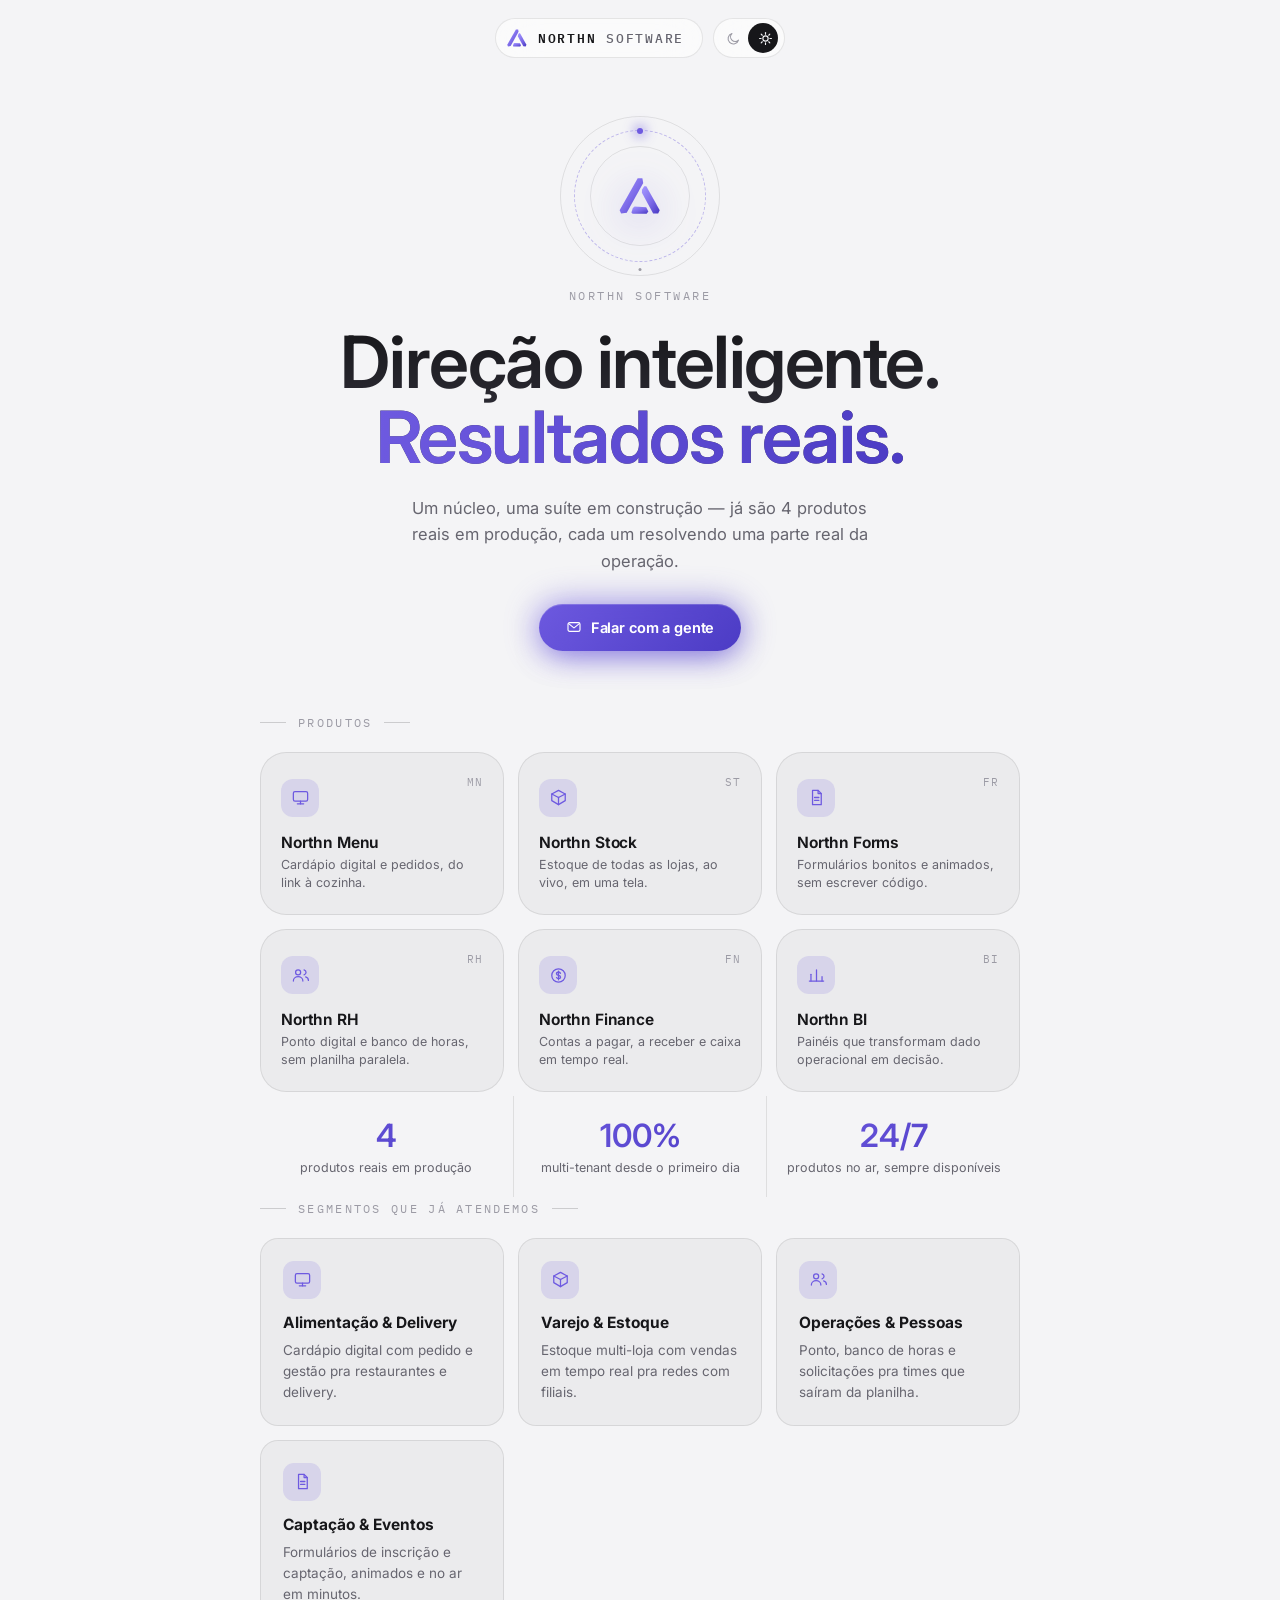
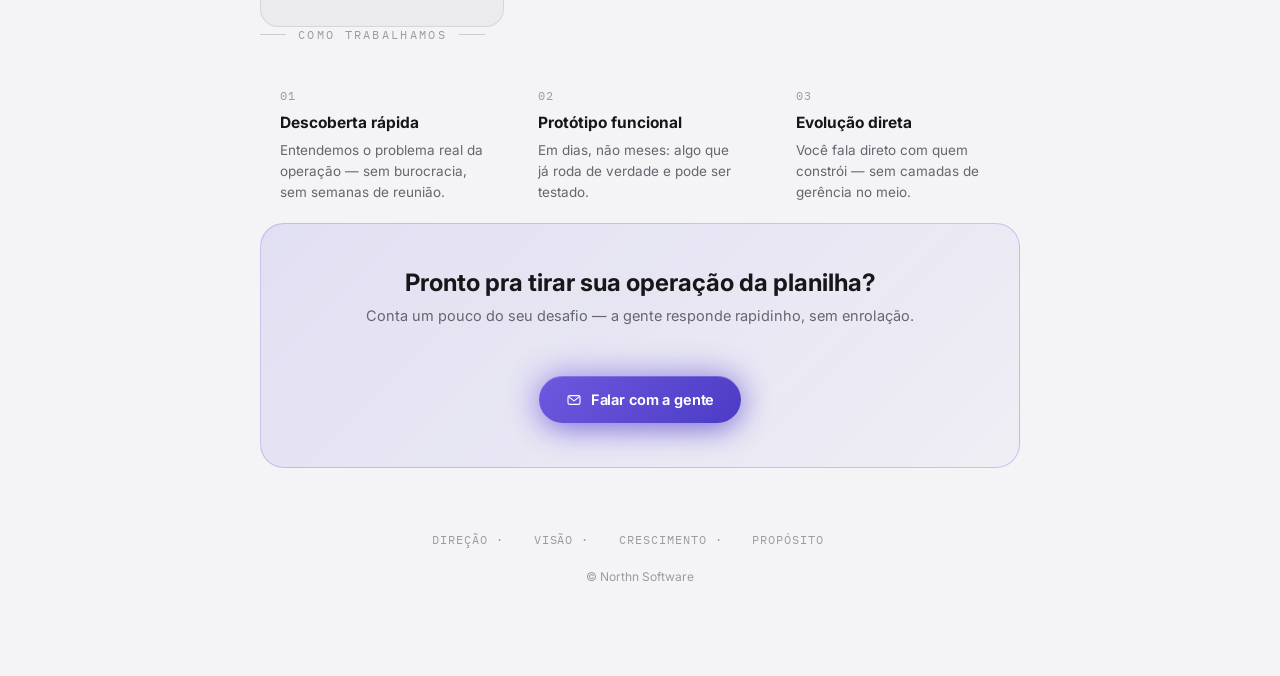
<file: index.html>
<!DOCTYPE html>
<html lang="pt-BR" data-theme="light">
<head>
<meta charset="UTF-8">
<meta name="viewport" content="width=device-width, initial-scale=1, viewport-fit=cover">
<title>Northn Software — Direção inteligente. Resultados reais.</title>
<meta name="description" content="Northn Software: Menu, Stock, Forms, RH, Finance e BI — uma suíte de produtos para operações que querem crescer com clareza.">
<link rel="icon" type="image/svg+xml" href="assets/logo.svg">
<link rel="alternate icon" href="assets/logo.png">

<link rel="preconnect" href="https://fonts.googleapis.com">
<link rel="preconnect" href="https://fonts.gstatic.com" crossorigin>
<link href="https://fonts.googleapis.com/css2?family=Inter:wght@400;500;600;650;700&family=IBM+Plex+Mono:wght@400;500&display=swap" rel="stylesheet">
<link href="https://api.fontshare.com/v2/css?f[]=clash-display@500,600,700&display=swap" rel="stylesheet">

<link rel="stylesheet" href="css/style.css">
</head>
<body>

<svg width="0" height="0" style="position:absolute" aria-hidden="true">
  <defs>
    <linearGradient id="northnGrad" x1="4%" y1="2%" x2="96%" y2="98%">
      <stop offset="0%" stop-color="#a396ff"/>
      <stop offset="55%" stop-color="#7c6ae8"/>
      <stop offset="100%" stop-color="#4b3bc4"/>
    </linearGradient>
  </defs>
</svg>

<div class="ambient"><div class="grain"></div></div>

<div class="topbar" id="topbar">
  <a href="#" class="topbar-inner">
    <svg class="northn-mark" viewBox="0 0 70 62" aria-label="Northn">
      <path fill="url(#northnGrad)" d="M38.6,4.1 L31.5,4.0 L4.0,52.5 L6.3,57.8 L14.8,56.6 L39.9,11.4 Z"/>
      <path fill="url(#northnGrad)" d="M41.3,16.1 L38.0,21.5 L37.9,26.1 L55.0,57.6 L62.6,57.8 L65.0,52.8 L44.6,16.0 Z"/>
      <path fill="url(#northnGrad)" d="M21.9,56.1 L23.8,58.0 L45.1,58.0 L47.7,54.4 L44.4,48.0 L26.8,46.9 L24.1,49.3 Z"/>
    </svg>
    <span class="topbar-word"><b>NORTHN</b> SOFTWARE</span>
  </a>
  <div class="theme-toggle" id="themeToggle" data-pos="0">
    <div class="thumb"></div>
    <button type="button" data-theme-btn="dark" aria-label="Tema escuro" title="Tema escuro"></button>
    <button type="button" data-theme-btn="light" aria-label="Tema claro" title="Tema claro"></button>
  </div>
</div>

<div class="stage">
  <div class="view" id="view-home"></div>
  <div class="view" id="view-detail"></div>
</div>

<script src="js/app.js"></script>
</body>
</html>
</file>
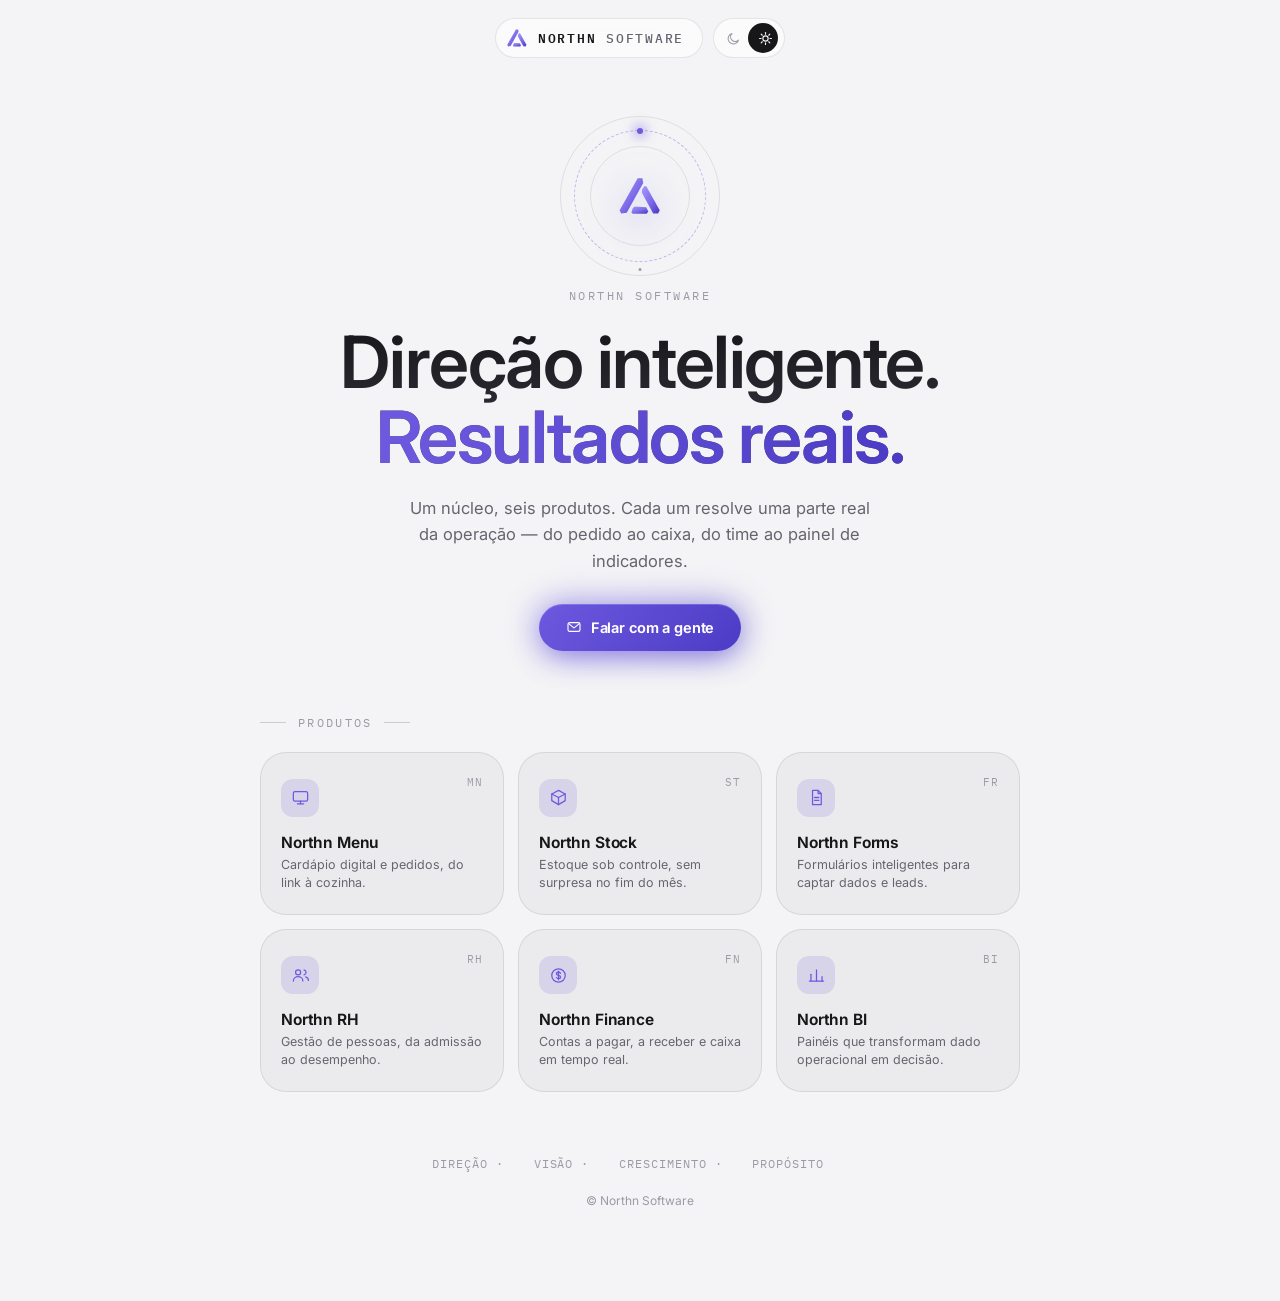
<file: index-standalone.html>
<!DOCTYPE html>
<html lang="pt-BR" data-theme="light">
<head>
<meta charset="UTF-8">
<meta name="viewport" content="width=device-width, initial-scale=1, viewport-fit=cover">
<title>Northn Software — Direção inteligente. Resultados reais.</title>
<meta name="description" content="Northn Software: Menu, Stock, Forms, RH, Finance e BI — uma suíte de produtos para operações que querem crescer com clareza.">
<link rel="icon" type="image/svg+xml" href="[data-uri]">
<link rel="alternate icon" href="[data-uri]">

<link rel="preconnect" href="https://fonts.googleapis.com">
<link rel="preconnect" href="https://fonts.gstatic.com" crossorigin>
<link href="https://fonts.googleapis.com/css2?family=Inter:wght@400;500;600;650;700&family=IBM+Plex+Mono:wght@400;500&display=swap" rel="stylesheet">
<link href="https://api.fontshare.com/v2/css?f[]=clash-display@500,600,700&display=swap" rel="stylesheet">

<style>
/* =========================================================
   Northn Software — Design System
   Dark liquid-glass, acento violeta (extraído da marca),
   tipografia Clash Display + Inter + IBM Plex Mono.
   ========================================================= */

:root {
  /* ---- Cor (tema escuro, padrão) ---- */
  --void: #0a0a0d;
  --charcoal: #131317;
  --surface: rgba(255,255,255,0.045);
  --surface-strong: rgba(255,255,255,0.08);
  --line: rgba(255,255,255,0.09);
  --line-strong: rgba(255,255,255,0.16);

  --ink: #f3f2f6;
  --ink-soft: #9a99a5;
  --ink-faint: #55545f;

  --accent-1: #9c8cff;
  --accent-2: #4b3bc4;
  --accent-rgb: 124, 106, 232;

  --grain-op: 0.4;
  --hero-gradient: linear-gradient(180deg, #fff 0%, #f3f2f6 55%, #b9b7c6 100%);
  --ambient-2: rgba(255,255,255,0.05);

  /* ---- Tipografia ---- */
  --font-display: 'Clash Display', 'Inter', sans-serif;
  --font-body: 'Inter', -apple-system, sans-serif;
  --font-mono: 'IBM Plex Mono', ui-monospace, monospace;

  /* ---- Motion ---- */
  --ease-spring: cubic-bezier(0.34, 1.56, 0.64, 1);
  --ease-out: cubic-bezier(0.16, 1, 0.3, 1);

  --r-md: 18px;
  --r-lg: 26px;
  --r-pill: 999px;
}

:root[data-theme="light"] {
  --void: #f4f4f6;
  --charcoal: #ffffff;
  --surface: rgba(0,0,0,0.035);
  --surface-strong: rgba(0,0,0,0.06);
  --line: rgba(0,0,0,0.09);
  --line-strong: rgba(0,0,0,0.16);

  --ink: #17171a;
  --ink-soft: #66656f;
  --ink-faint: #9c9ba5;

  --accent-1: #6e5ae0;
  --accent-2: #4b3bc4;
  --accent-rgb: 94, 74, 216;

  --grain-op: 0.25;
  --hero-gradient: linear-gradient(180deg, #17171a 0%, #2b2a33 55%, #55545f 100%);
  --ambient-2: rgba(0,0,0,0.035);
}

/* Transição suave ao trocar de tema */
body, .ambient, .glass, .topbar-inner, .tile, .feature, .other-link,
.detail-icon, .tile-icon, .back-btn, .theme-toggle, .theme-toggle .thumb {
  transition: background-color 0.5s var(--ease-out), border-color 0.5s var(--ease-out),
              color 0.5s var(--ease-out), box-shadow 0.5s var(--ease-out);
}

* { box-sizing: border-box; }
html { scroll-behavior: smooth; }
html, body {
  margin: 0; padding: 0;
  background: var(--void);
  color: var(--ink);
  font-family: var(--font-body);
  -webkit-font-smoothing: antialiased;
  overflow-x: hidden;
}
img { max-width: 100%; display: block; }
button { font-family: inherit; cursor: pointer; }
a { text-decoration: none; color: inherit; }
::selection { background: rgba(var(--accent-rgb), 0.35); color: #fff; }
::-webkit-scrollbar { width: 0; height: 0; }

/* ---------- Fundo ambiente ---------- */
.ambient {
  position: fixed; inset: 0; z-index: -1; overflow: hidden; background: var(--void);
}
.ambient::before, .ambient::after {
  content: ''; position: absolute; border-radius: 50%; filter: blur(90px);
}
.ambient::before {
  width: 60vmax; height: 60vmax; top: -22%; left: -18%;
  background: radial-gradient(circle at 35% 35%, rgba(var(--accent-rgb), 0.16), transparent 70%);
  animation: driftA 26s ease-in-out infinite alternate;
}
.ambient::after {
  width: 55vmax; height: 55vmax; bottom: -25%; right: -15%;
  background: radial-gradient(circle at 65% 65%, var(--ambient-2, rgba(255,255,255,0.05)), transparent 70%);
  animation: driftB 30s ease-in-out infinite alternate;
}
@keyframes driftA { to { transform: translate(6%, 8%) scale(1.12); } }
@keyframes driftB { to { transform: translate(-5%, -6%) scale(1.08); } }
.ambient .grain {
  position: absolute; inset: 0;
  background-image: radial-gradient(rgba(255,255,255,0.025) 1px, transparent 1px);
  background-size: 3px 3px;
  opacity: var(--grain-op);
}

/* ---------- Vidro ---------- */
.glass {
  background: var(--surface);
  backdrop-filter: blur(22px) saturate(1.4);
  -webkit-backdrop-filter: blur(22px) saturate(1.4);
  border: 1px solid var(--line);
}

/* ---------- Barra superior ---------- */
.topbar {
  position: fixed; top: 0; left: 0; right: 0; z-index: 100;
  display: flex; align-items: center; justify-content: center; gap: 10px;
  padding: 18px 24px;
  transition: padding 0.4s var(--ease-out);
}
.topbar.scrolled { padding: 12px 24px; }
.topbar-inner {
  display: flex; align-items: center; gap: 10px;
  padding: 8px 18px 8px 10px;
  border-radius: var(--r-pill);
  background: rgba(19,19,23,0.55);
  backdrop-filter: blur(20px) saturate(1.5);
  -webkit-backdrop-filter: blur(20px) saturate(1.5);
  border: 1px solid var(--line);
  cursor: pointer;
  transition: border-color 0.25s var(--ease-out), transform 0.2s var(--ease-spring), background 0.5s var(--ease-out);
}
[data-theme="light"] .topbar-inner { background: rgba(255,255,255,0.6); }
.topbar-inner:hover { border-color: var(--line-strong); }
.topbar-inner:active { transform: scale(0.97); }
.topbar-inner img, .topbar-inner svg.northn-mark { width: 22px; height: 22px; object-fit: contain; flex-shrink: 0; }
.topbar-word {
  font-family: var(--font-mono); font-size: 12.5px; font-weight: 500;
  letter-spacing: 0.14em; color: var(--ink-soft);
}
.topbar-word b { color: var(--ink); font-weight: 600; }

/* ---------- Seletor de tema ---------- */
.theme-toggle {
  display: flex; align-items: center; gap: 2px;
  padding: 4px; border-radius: var(--r-pill);
  background: rgba(19,19,23,0.55);
  backdrop-filter: blur(20px) saturate(1.5);
  -webkit-backdrop-filter: blur(20px) saturate(1.5);
  border: 1px solid var(--line);
  position: relative;
}
[data-theme="light"] .theme-toggle { background: rgba(255,255,255,0.6); }
.theme-toggle button {
  position: relative; z-index: 2;
  width: 30px; height: 30px; border: none; background: transparent;
  border-radius: 50%; display: flex; align-items: center; justify-content: center;
  color: var(--ink-faint);
  transition: color 0.35s var(--ease-out);
}
.theme-toggle button svg { width: 15px; height: 15px; }
.theme-toggle button.is-active { color: var(--void); }
.theme-toggle .thumb {
  position: absolute; top: 4px; left: 4px; width: 30px; height: 30px;
  border-radius: 50%; background: var(--ink);
  transition: transform 0.4s var(--ease-spring), background 0.5s var(--ease-out);
  z-index: 1;
}
.theme-toggle[data-pos="1"] .thumb { transform: translateX(30px); }

/* ---------- Layout de página ---------- */
.stage { position: relative; min-height: 100vh; }
.view {
  min-height: 100vh;
  display: flex; flex-direction: column; align-items: center;
  padding: 130px 24px 80px;
  opacity: 0; transform: translateY(10px) scale(0.985); filter: blur(6px);
  transition: opacity 0.55s var(--ease-out), transform 0.55s var(--ease-out), filter 0.55s var(--ease-out);
  pointer-events: none;
  position: absolute; inset: 0;
}
.view.active { opacity: 1; transform: translateY(0) scale(1); filter: blur(0); pointer-events: auto; position: relative; }

/* ---------- Hero ---------- */
.hero { text-align: center; max-width: 720px; margin: 0 auto 64px; position: relative; }
.hero-spotlight {
  position: absolute; inset: -60px -24px auto -24px; height: 420px;
  background: radial-gradient(320px circle at var(--mx, 50%) var(--my, 10%), rgba(var(--accent-rgb), 0.14), transparent 70%);
  pointer-events: none; z-index: -1; opacity: 0; transition: opacity 0.6s var(--ease-out);
}
.hero:hover .hero-spotlight { opacity: 1; }

.ring-wrap {
  position: relative; width: 132px; height: 132px; margin: 0 auto 26px;
  display: flex; align-items: center; justify-content: center;
}
.ring {
  position: absolute; inset: 0; border-radius: 50%;
  border: 1px dashed rgba(var(--accent-rgb), 0.35);
  animation: spin 46s linear infinite;
}
.ring::before {
  content: ''; position: absolute; top: -3px; left: 50%; width: 6px; height: 6px;
  background: var(--accent-1); border-radius: 50%; transform: translateX(-50%);
  box-shadow: 0 0 12px 2px rgba(var(--accent-rgb), 0.7);
}
.ring-outer {
  position: absolute; inset: -14px; border-radius: 50%;
  border: 1px solid var(--line);
  animation: spin 70s linear infinite reverse;
}
.ring-outer::before {
  content: ''; position: absolute; bottom: 4px; left: 50%; width: 3px; height: 3px;
  background: var(--ink-faint); border-radius: 50%; transform: translateX(-50%);
}
.ring-inner {
  position: absolute; inset: 16px; border-radius: 50%;
  border: 1px solid var(--line);
}
@keyframes spin { to { transform: rotate(360deg); } }
.logo-mark {
  width: 46px; height: 46px; object-fit: contain; position: relative; z-index: 2;
  filter: drop-shadow(0 8px 20px rgba(var(--accent-rgb), 0.35));
  transition: transform 0.5s var(--ease-spring);
}
.ring-wrap:hover .logo-mark { transform: scale(1.08) rotate(-6deg); }

.eyebrow-word {
  font-family: var(--font-mono); font-size: 11.5px; letter-spacing: 0.22em;
  color: var(--ink-faint); text-transform: uppercase; margin-bottom: 22px;
}

.hero h1 {
  font-family: var(--font-display); font-weight: 600;
  font-size: clamp(38px, 7vw, 72px); line-height: 1.04; letter-spacing: -0.02em;
  margin: 0 0 20px;
  background: var(--hero-gradient);
  -webkit-background-clip: text; background-clip: text; color: transparent;
}
.hero h1 .grad {
  background: linear-gradient(100deg, var(--accent-1), var(--accent-2));
  -webkit-background-clip: text; background-clip: text; color: transparent;
}

.hero p.sub {
  font-size: 16.5px; line-height: 1.6; color: var(--ink-soft);
  max-width: 480px; margin: 0 auto;
}

/* ---------- Botão de contato (CTA) ---------- */
.cta-btn {
  display: inline-flex; align-items: center; gap: 9px;
  margin-top: 30px;
  padding: 15px 27px;
  border-radius: var(--r-pill);
  font-size: 14.5px; font-weight: 650; letter-spacing: -0.01em;
  color: #fff;
  background: linear-gradient(135deg, var(--accent-1), var(--accent-2));
  box-shadow: 0 10px 30px -8px rgba(var(--accent-rgb), 0.55), inset 0 1px 0 rgba(255,255,255,0.25);
  position: relative; overflow: visible; isolation: isolate;
  transition: transform 0.3s var(--ease-spring), box-shadow 0.35s var(--ease-out);
}
.cta-btn::before {
  content: ''; position: absolute; inset: -3px; border-radius: inherit;
  background: linear-gradient(135deg, var(--accent-1), var(--accent-2));
  filter: blur(16px); opacity: 0.5; z-index: -1;
  animation: ctaPulse 2.8s ease-in-out infinite;
}
@keyframes ctaPulse {
  0%, 100% { opacity: 0.3; transform: scale(1); }
  50% { opacity: 0.6; transform: scale(1.08); }
}
.cta-btn svg { width: 16px; height: 16px; transition: transform 0.3s var(--ease-spring); }
.cta-btn:hover { transform: translateY(-3px); box-shadow: 0 16px 40px -8px rgba(var(--accent-rgb), 0.7), inset 0 1px 0 rgba(255,255,255,0.3); }
.cta-btn:hover svg { transform: translateX(3px); }
.cta-btn:active { transform: translateY(-1px) scale(0.97); }

/* ---------- Formulário de contato ---------- */
.contact-form { width: 100%; max-width: 420px; margin: 0 auto; text-align: left; }
.field { display: flex; flex-direction: column; gap: 6px; margin-bottom: 16px; }
.field label { font-size: 13px; font-weight: 600; color: var(--ink-soft); padding-left: 3px; }
.field input, .field textarea {
  font-family: inherit; font-size: 15px; padding: 13px 16px;
  border-radius: var(--r-md); border: 1.5px solid var(--line);
  background: var(--surface); color: var(--ink); outline: none; width: 100%;
  transition: border-color 0.2s var(--ease-out), box-shadow 0.2s var(--ease-out), background 0.2s var(--ease-out);
}
.field input::placeholder, .field textarea::placeholder { color: var(--ink-faint); }
.field input:focus, .field textarea:focus {
  border-color: var(--accent-1); box-shadow: 0 0 0 4px rgba(var(--accent-rgb), 0.16);
}
.field textarea { resize: vertical; min-height: 96px; font-family: inherit; }
.field-error-msg {
  font-size: 12px; color: #ff6961; padding-left: 3px;
  display: none; animation: fieldErrorIn 0.25s var(--ease-out);
}
@keyframes fieldErrorIn { from { opacity: 0; transform: translateY(-3px); } to { opacity: 1; transform: translateY(0); } }
.field.error input, .field.error textarea { border-color: #ff453a; }
.field.error .field-error-msg { display: block; }

.form-note { margin: 16px 0 0; font-size: 12.5px; color: var(--ink-faint); text-align: center; transition: color 0.3s var(--ease-out); }
.form-note.is-success { color: #34c759; font-weight: 600; }

/* ---------- Botão com estado de carregamento -> sucesso ---------- */
.btn-load {
  display: block;
  position: relative; width: 100%; height: 52px;
  border-radius: var(--r-pill); border: none;
  background: linear-gradient(135deg, var(--accent-1), var(--accent-2));
  color: #fff; font-size: 15px; font-weight: 650; letter-spacing: -0.01em;
  overflow: hidden; cursor: pointer; margin-top: 6px;
  box-shadow: 0 10px 26px -8px rgba(var(--accent-rgb), 0.5), inset 0 1px 0 rgba(255,255,255,0.25);
  transition: width 0.45s var(--ease-spring) 0.12s, border-radius 0.45s var(--ease-spring) 0.12s,
              background 0.25s var(--ease-out), box-shadow 0.4s var(--ease-out), margin 0.45s var(--ease-spring) 0.12s,
              transform 0.25s var(--ease-out);
}
.btn-load:disabled { cursor: default; }
.btn-load.is-loading { transform: scale(0.985); }
.btn-load .fill {
  position: absolute; inset: 0; width: 0%;
  background: linear-gradient(90deg, rgba(255,255,255,0.14), rgba(255,255,255,0.32) 50%, rgba(255,255,255,0.14));
  background-size: 220% 100%;
  transition: width 1.15s cubic-bezier(0.4, 0, 0.2, 1);
}
.btn-load.is-loading .fill {
  width: 100%;
  animation: fillShimmer 1.15s ease-in-out infinite;
}
@keyframes fillShimmer {
  0% { background-position: 160% 0; }
  100% { background-position: -60% 0; }
}
.btn-load .btn-label {
  position: relative; z-index: 1; display: flex; align-items: center; justify-content: center; gap: 8px;
  width: 100%; height: 100%; white-space: nowrap; transition: opacity 0.15s var(--ease-out);
}
.btn-load .btn-check {
  position: absolute; inset: 0; z-index: 1; display: flex; align-items: center; justify-content: center;
  opacity: 0; transform: scale(0.3);
  transition: opacity 0.3s var(--ease-out) 0.32s, transform 0.45s var(--ease-spring) 0.32s;
}
.btn-load .btn-check svg { width: 17px; height: 17px; display: block; }
.btn-load.is-success {
  width: 52px; border-radius: 50%; margin: 6px auto 0;
  background: #34c759; transform: scale(1);
  box-shadow: 0 10px 26px -6px rgba(52,199,89,0.5), inset 0 1px 0 rgba(255,255,255,0.3);
}
.btn-load.is-success .btn-label { opacity: 0; transition: opacity 0.15s var(--ease-out); }
.btn-load.is-success .fill { opacity: 0; transition: opacity 0.15s; animation: none; }
.btn-load.is-success .btn-check { opacity: 1; transform: scale(1); }

.btn-load-spinner {
  width: 15px; height: 15px; border: 2px solid rgba(255,255,255,0.4); border-top-color: #fff;
  border-radius: 50%; animation: spin 0.7s linear infinite; flex-shrink: 0;
}

/* ---------- Grid de produtos ---------- */
.grid-label {
  font-family: var(--font-mono); font-size: 11.5px; letter-spacing: 0.2em;
  color: var(--ink-faint); text-transform: uppercase;
  display: flex; align-items: center; gap: 12px;
  margin-bottom: 22px;
}
.grid-label::before, .grid-label::after { content: ''; width: 26px; height: 1px; background: var(--line-strong); }

.grid {
  display: grid; grid-template-columns: repeat(3, 1fr); gap: 14px;
  width: 100%; max-width: 760px;
  perspective: 1200px;
}
@media (max-width: 720px) { .grid { grid-template-columns: repeat(2, 1fr); } }
@media (max-width: 440px) { .grid { grid-template-columns: 1fr; } }

.tile {
  position: relative;
  padding: 26px 20px 22px;
  border-radius: var(--r-lg);
  background: var(--surface);
  border: 1px solid var(--line);
  backdrop-filter: blur(18px) saturate(1.3);
  -webkit-backdrop-filter: blur(18px) saturate(1.3);
  text-align: left;
  overflow: hidden;
  opacity: 0; transform: translateY(16px);
  animation: tileIn 0.6s var(--ease-out) both;
  transition: transform 0.32s var(--ease-spring), border-color 0.3s var(--ease-out), background 0.3s var(--ease-out);
}
.tile:nth-child(1) { animation-delay: 0.28s; }
.tile:nth-child(2) { animation-delay: 0.34s; }
.tile:nth-child(3) { animation-delay: 0.40s; }
.tile:nth-child(4) { animation-delay: 0.46s; }
.tile:nth-child(5) { animation-delay: 0.52s; }
.tile:nth-child(6) { animation-delay: 0.58s; }
@keyframes tileIn { to { opacity: 1; transform: translateY(0); } }

.tile::before {
  content: ''; position: absolute; inset: -1px; border-radius: inherit; padding: 1px;
  background: conic-gradient(from var(--ang, 0deg), transparent 0 70%, var(--accent-1) 85%, transparent 100%);
  -webkit-mask: linear-gradient(#000 0 0) content-box, linear-gradient(#000 0 0);
  -webkit-mask-composite: xor; mask-composite: exclude;
  opacity: 0; transition: opacity 0.4s var(--ease-out);
  pointer-events: none;
}
.tile:hover::before { opacity: 1; animation: sweep 2.6s linear infinite; }
@keyframes sweep { to { --ang: 360deg; } }

.tile:hover { border-color: var(--line-strong); background: var(--surface-strong); }
.tile:active { transform: scale(0.98) !important; }

.tile-icon {
  width: 38px; height: 38px; border-radius: 12px;
  display: flex; align-items: center; justify-content: center;
  background: rgba(var(--accent-rgb), 0.14);
  color: var(--accent-1);
  margin-bottom: 16px;
  transition: transform 0.35s var(--ease-spring);
}
.tile:hover .tile-icon { transform: scale(1.08) rotate(-4deg); }
.tile-icon svg { width: 19px; height: 19px; }

.tile-code {
  position: absolute; top: 22px; right: 20px;
  font-family: var(--font-mono); font-size: 10.5px; letter-spacing: 0.08em;
  color: var(--ink-faint);
}
.tile h3 { font-size: 15.5px; font-weight: 650; margin: 0 0 4px; letter-spacing: -0.01em; }
.tile p { font-size: 12.5px; color: var(--ink-soft); margin: 0; line-height: 1.45; }

/* ---------- Rodapé (home) ---------- */
.values {
  display: flex; flex-wrap: wrap; justify-content: center; gap: 10px 22px;
  margin-top: 64px; font-family: var(--font-mono); font-size: 11.5px;
  letter-spacing: 0.08em; color: var(--ink-faint); text-transform: uppercase;
}
.values span { position: relative; padding-right: 24px; }
.values span::after { content: '·'; position: absolute; right: 8px; color: var(--ink-faint); }
.values span:last-child::after { content: ''; }

.footer-note {
  margin-top: 22px; font-size: 12px; color: var(--ink-faint);
}

/* ---------- Página de projeto ---------- */
.back-btn {
  display: inline-flex; align-items: center; gap: 7px;
  padding: 9px 16px 9px 12px; border-radius: var(--r-pill);
  font-size: 13px; font-weight: 600; color: var(--ink-soft);
  align-self: flex-start; margin: 0 auto 40px; width: fit-content;
  transition: border-color 0.25s var(--ease-out), color 0.25s var(--ease-out), transform 0.2s var(--ease-spring);
}
.back-btn:hover { color: var(--ink); border-color: var(--line-strong); }
.back-btn:active { transform: scale(0.96); }
.back-btn svg { width: 15px; height: 15px; }

.detail { max-width: 620px; margin: 0 auto; text-align: center; }

.detail-icon {
  width: 76px; height: 76px; border-radius: 22px;
  display: flex; align-items: center; justify-content: center;
  background: rgba(var(--accent-rgb), 0.14);
  color: var(--accent-1);
  margin: 0 auto 24px;
  box-shadow: 0 18px 50px -18px rgba(var(--accent-rgb), 0.55);
}
.detail-icon svg { width: 34px; height: 34px; }

.detail-code {
  display: inline-block; font-family: var(--font-mono); font-size: 11px;
  letter-spacing: 0.16em; color: var(--ink-soft); text-transform: uppercase;
  padding: 6px 14px; border-radius: var(--r-pill); border: 1px solid var(--line);
  margin-bottom: 18px;
}

.detail h2 {
  font-family: var(--font-display); font-weight: 600;
  font-size: clamp(30px, 5vw, 46px); letter-spacing: -0.02em; margin: 0 0 14px;
}
.detail .tagline {
  font-size: 17px; color: var(--ink); font-weight: 500; margin: 0 0 16px;
}
.detail .desc {
  font-size: 15.5px; line-height: 1.7; color: var(--ink-soft); margin: 0 0 40px;
}

.features {
  display: grid; gap: 12px; text-align: left; margin: 0 0 48px;
}
.feature {
  display: flex; align-items: flex-start; gap: 14px;
  padding: 16px 18px; border-radius: var(--r-md);
  background: var(--surface); border: 1px solid var(--line);
}
.feature .dot {
  flex-shrink: 0; width: 22px; height: 22px; border-radius: 50%;
  background: rgba(var(--accent-rgb), 0.16); color: var(--accent-1);
  display: flex; align-items: center; justify-content: center; margin-top: 1px;
}
.feature .dot svg { width: 11px; height: 11px; }
.feature p { margin: 0; font-size: 14px; color: var(--ink-soft); line-height: 1.5; }
.feature strong { color: var(--ink); font-weight: 600; }

.divider { width: 100%; height: 1px; background: var(--line); margin-bottom: 32px; }

.other-label {
  font-family: var(--font-mono); font-size: 11px; letter-spacing: 0.16em;
  color: var(--ink-faint); text-transform: uppercase; margin-bottom: 16px;
}
.other-links { display: flex; flex-wrap: wrap; justify-content: center; gap: 8px; }
.other-link {
  padding: 8px 15px; border-radius: var(--r-pill); font-size: 12.5px; font-weight: 550;
  background: var(--surface); border: 1px solid var(--line); color: var(--ink-soft);
  transition: all 0.25s var(--ease-out);
}
.other-link:hover { color: var(--ink); border-color: var(--line-strong); transform: translateY(-2px); }

/* ---------- Scroll reveal ---------- */
.reveal {
  opacity: 0; transform: translateY(22px);
  transition: opacity 0.7s var(--ease-out), transform 0.7s var(--ease-out);
}
.reveal.visible { opacity: 1; transform: translateY(0); }

/* ---------- Acessibilidade ---------- */
:focus-visible { outline: 2px solid var(--accent-1); outline-offset: 3px; border-radius: 8px; }

@media (prefers-reduced-motion: reduce) {
  *, *::before, *::after { animation-duration: 0.001s !important; transition-duration: 0.001s !important; }
  .ring, .ring-outer { animation: none; }
}

</style>
</head>
<body>

<svg width="0" height="0" style="position:absolute" aria-hidden="true">
  <defs>
    <linearGradient id="northnGrad" x1="4%" y1="2%" x2="96%" y2="98%">
      <stop offset="0%" stop-color="#a396ff"/>
      <stop offset="55%" stop-color="#7c6ae8"/>
      <stop offset="100%" stop-color="#4b3bc4"/>
    </linearGradient>
  </defs>
</svg>

<div class="ambient"><div class="grain"></div></div>

<div class="topbar" id="topbar">
  <a href="#" class="topbar-inner">
    <svg class="northn-mark" viewBox="0 0 70 62" aria-label="Northn">
      <path fill="url(#northnGrad)" d="M38.6,4.1 L31.5,4.0 L4.0,52.5 L6.3,57.8 L14.8,56.6 L39.9,11.4 Z"/>
      <path fill="url(#northnGrad)" d="M41.3,16.1 L38.0,21.5 L37.9,26.1 L55.0,57.6 L62.6,57.8 L65.0,52.8 L44.6,16.0 Z"/>
      <path fill="url(#northnGrad)" d="M21.9,56.1 L23.8,58.0 L45.1,58.0 L47.7,54.4 L44.4,48.0 L26.8,46.9 L24.1,49.3 Z"/>
    </svg>
    <span class="topbar-word"><b>NORTHN</b> SOFTWARE</span>
  </a>
  <div class="theme-toggle" id="themeToggle" data-pos="0">
    <div class="thumb"></div>
    <button type="button" data-theme-btn="dark" aria-label="Tema escuro" title="Tema escuro"></button>
    <button type="button" data-theme-btn="light" aria-label="Tema claro" title="Tema claro"></button>
  </div>
</div>

<div class="stage">
  <div class="view" id="view-home"></div>
  <div class="view" id="view-detail"></div>
</div>

<script>
/* =========================================================
   Northn Software — app.js
   Dados dos produtos + roteamento (hash) + render das telas
   ========================================================= */

const ICONS = {
  menu: `<svg viewBox="0 0 24 24" fill="none" stroke="currentColor" stroke-width="1.6" stroke-linecap="round" stroke-linejoin="round"><rect x="3" y="4.5" width="18" height="12" rx="2"/><line x1="8" y1="20" x2="16" y2="20"/><line x1="12" y1="16.5" x2="12" y2="20"/></svg>`,
  stock: `<svg viewBox="0 0 24 24" fill="none" stroke="currentColor" stroke-width="1.6" stroke-linecap="round" stroke-linejoin="round"><path d="M3.5 7.5 12 3l8.5 4.5V16L12 21l-8.5-5Z"/><path d="M3.5 7.5 12 12l8.5-4.5"/><line x1="12" y1="12" x2="12" y2="21"/></svg>`,
  forms: `<svg viewBox="0 0 24 24" fill="none" stroke="currentColor" stroke-width="1.6" stroke-linecap="round" stroke-linejoin="round"><path d="M7 3h7l4 4v14H7Z"/><path d="M14 3v4h4"/><line x1="9.5" y1="12" x2="15" y2="12"/><line x1="9.5" y1="15.5" x2="15" y2="15.5"/></svg>`,
  rh: `<svg viewBox="0 0 24 24" fill="none" stroke="currentColor" stroke-width="1.6" stroke-linecap="round" stroke-linejoin="round"><circle cx="9" cy="8" r="3.2"/><path d="M3 19c0-3.3 2.7-5.5 6-5.5s6 2.2 6 5.5"/><path d="M16.5 4.8c1.4.4 2.5 1.7 2.5 3.2s-1.1 2.8-2.5 3.2"/><path d="M18.5 13.7c2 .6 3.5 2.4 3.5 4.6"/></svg>`,
  finance: `<svg viewBox="0 0 24 24" fill="none" stroke="currentColor" stroke-width="1.6" stroke-linecap="round" stroke-linejoin="round"><circle cx="12" cy="12" r="8.5"/><path d="M14.5 9.3c-.4-.9-1.4-1.4-2.5-1.4-1.5 0-2.6.9-2.6 2s.9 1.7 2.6 2c1.7.3 2.6 1 2.6 2.1 0 1.1-1.1 2-2.6 2-1.2 0-2.1-.5-2.5-1.4"/><line x1="12" y1="6.5" x2="12" y2="17.5"/></svg>`,
  bi: `<svg viewBox="0 0 24 24" fill="none" stroke="currentColor" stroke-width="1.6" stroke-linecap="round" stroke-linejoin="round"><line x1="5" y1="19" x2="5" y2="10.5"/><line x1="12" y1="19" x2="12" y2="5"/><line x1="19" y1="19" x2="19" y2="13.5"/><line x1="3" y1="19" x2="21" y2="19"/></svg>`,
  check: `<svg viewBox="0 0 24 24" fill="none" stroke="currentColor" stroke-width="2.2" stroke-linecap="round" stroke-linejoin="round"><polyline points="5 13 9.5 17.5 19 7"/></svg>`,
  chevronLeft: `<svg viewBox="0 0 24 24" fill="none" stroke="currentColor" stroke-width="2" stroke-linecap="round" stroke-linejoin="round"><polyline points="15 6 9 12 15 18"/></svg>`,
  sun: `<svg viewBox="0 0 24 24" fill="none" stroke="currentColor" stroke-width="1.8" stroke-linecap="round" stroke-linejoin="round"><circle cx="12" cy="12" r="4.2"/><line x1="12" y1="2.5" x2="12" y2="5"/><line x1="12" y1="19" x2="12" y2="21.5"/><line x1="2.5" y1="12" x2="5" y2="12"/><line x1="19" y1="12" x2="21.5" y2="12"/><line x1="5.1" y1="5.1" x2="6.8" y2="6.8"/><line x1="17.2" y1="17.2" x2="18.9" y2="18.9"/><line x1="5.1" y1="18.9" x2="6.8" y2="17.2"/><line x1="17.2" y1="6.8" x2="18.9" y2="5.1"/></svg>`,
  moon: `<svg viewBox="0 0 24 24" fill="none" stroke="currentColor" stroke-width="1.8" stroke-linecap="round" stroke-linejoin="round"><path d="M20 14.5A8.5 8.5 0 1 1 9.5 4a6.8 6.8 0 0 0 10.5 10.5Z"/></svg>`,
  mail: `<svg viewBox="0 0 24 24" fill="none" stroke="currentColor" stroke-width="1.7" stroke-linecap="round" stroke-linejoin="round"><rect x="3" y="5.5" width="18" height="13" rx="2.5"/><path d="M4 7l7.4 6a1 1 0 0 0 1.2 0L20 7"/></svg>`,
  arrowRight: `<svg viewBox="0 0 24 24" fill="none" stroke="currentColor" stroke-width="2" stroke-linecap="round" stroke-linejoin="round"><line x1="4" y1="12" x2="20" y2="12"/><polyline points="13 5 20 12 13 19"/></svg>`,
};

const PRODUTOS = [
  {
    id: 'menu', codigo: 'MN',
    nome: 'Northn Menu',
    resumo: 'Cardápio digital e pedidos, do link à cozinha.',
    tagline: 'O cardápio que também administra o pedido.',
    descricao: 'Cada loja tem seu próprio cardápio digital, com identidade visual própria e um painel completo para gerenciar produtos, categorias, horários e pedidos — do primeiro clique do cliente até a confirmação na cozinha.',
    features: [
      { t: 'Cardápio por loja', d: 'Identidade visual, categorias e produtos configuráveis por estabelecimento.' },
      { t: 'Pedidos em tempo real', d: 'O pedido chega instantaneamente no painel de quem está operando.' },
      { t: 'Painel de gestão', d: 'Horários, disponibilidade e status do pedido em um só lugar.' },
    ],
  },
  {
    id: 'stock', codigo: 'ST',
    nome: 'Northn Stock',
    resumo: 'Estoque sob controle, sem surpresa no fim do mês.',
    tagline: 'Saiba o que tem, o que falta e o que está parado.',
    descricao: 'Controle de estoque pensado para operação: entradas, saídas e alertas de reposição antes que o item mais vendido acabe. Menos planilha, mais decisão.',
    features: [
      { t: 'Alertas de reposição', d: 'Aviso automático antes de um item crítico zerar.' },
      { t: 'Movimentações rastreadas', d: 'Toda entrada e saída registrada, com histórico consultável.' },
      { t: 'Visão por categoria', d: 'Entenda o que gira rápido e o que está parado no estoque.' },
    ],
  },
  {
    id: 'forms', codigo: 'FR',
    nome: 'Northn Forms',
    resumo: 'Formulários inteligentes para captar dados e leads.',
    tagline: 'Do formulário à resposta, sem fricção.',
    descricao: 'Monte formulários personalizados para captar pedidos, leads ou respostas internas, com lógica condicional e envio direto para quem precisa agir sobre aquele dado.',
    features: [
      { t: 'Construção sem código', d: 'Monte e publique um formulário em minutos.' },
      { t: 'Lógica condicional', d: 'Perguntas que se adaptam à resposta anterior.' },
      { t: 'Respostas organizadas', d: 'Cada envio chega estruturado, pronto para uso.' },
    ],
  },
  {
    id: 'rh', codigo: 'RH',
    nome: 'Northn RH',
    resumo: 'Gestão de pessoas, da admissão ao desempenho.',
    tagline: 'Um lugar só para cuidar de quem faz a operação acontecer.',
    descricao: 'Centraliza admissão, ponto e avaliações de desempenho, dando ao time de gestão uma visão clara de cada pessoa e do time como um todo.',
    features: [
      { t: 'Admissão simplificada', d: 'Documentos e dados do colaborador em um fluxo único.' },
      { t: 'Ponto digital', d: 'Registro de jornada sem planilha paralela.' },
      { t: 'Avaliações de desempenho', d: 'Acompanhamento contínuo, não só uma vez por ano.' },
    ],
  },
  {
    id: 'finance', codigo: 'FN',
    nome: 'Northn Finance',
    resumo: 'Contas a pagar, a receber e caixa em tempo real.',
    tagline: 'Visão clara do caixa, sem esperar o fim do mês.',
    descricao: 'Acompanhe contas a pagar e a receber, fluxo de caixa e projeções, com uma visão financeira que se atualiza junto com a operação — não depois dela.',
    features: [
      { t: 'Fluxo de caixa ao vivo', d: 'Entradas e saídas refletidas assim que acontecem.' },
      { t: 'Contas organizadas', d: 'A pagar e a receber, com vencimento e status visíveis.' },
      { t: 'Projeções simples', d: 'Uma leitura clara de para onde o caixa está indo.' },
    ],
  },
  {
    id: 'bi', codigo: 'BI',
    nome: 'Northn BI',
    resumo: 'Painéis que transformam dado operacional em decisão.',
    tagline: 'Os números da operação, prontos para decidir.',
    descricao: 'Reúne dados dos outros produtos Northn (e de fora deles) em painéis claros, feitos para responder perguntas de gestão rápido — sem exportar planilha.',
    features: [
      { t: 'Painéis prontos', d: 'Indicadores-chave já organizados, sem montar do zero.' },
      { t: 'Dados conectados', d: 'Integra com o restante da suíte Northn automaticamente.' },
      { t: 'Leitura rápida', d: 'Feito para responder "como estamos" em segundos.' },
    ],
  },
];

function render() {
  const hash = window.location.hash.replace('#', '');
  const home = document.getElementById('view-home');
  const detail = document.getElementById('view-detail');

  if (hash === 'contato') {
    detail.innerHTML = renderContato();
    home.classList.remove('active');
    detail.classList.add('active');
    window.scrollTo({ top: 0, behavior: 'instant' in window ? 'instant' : 'auto' });
    setupReveal(detail);
    setupContatoForm();
    return;
  }

  const produto = PRODUTOS.find(p => p.id === hash);
  if (produto) {
    detail.innerHTML = renderDetail(produto);
    home.classList.remove('active');
    detail.classList.add('active');
    window.scrollTo({ top: 0, behavior: 'instant' in window ? 'instant' : 'auto' });
    setupReveal(detail);
  } else {
    home.classList.add('active');
    detail.classList.remove('active');
    window.scrollTo({ top: 0, behavior: 'instant' in window ? 'instant' : 'auto' });
  }
}

/* Observa elementos .reveal e os revela ao entrar na viewport */
const revealObserver = ('IntersectionObserver' in window)
  ? new IntersectionObserver((entries) => {
      entries.forEach(entry => {
        if (entry.isIntersecting) {
          entry.target.classList.add('visible');
          revealObserver.unobserve(entry.target);
        }
      });
    }, { threshold: 0.15 })
  : null;

function setupReveal(scope) {
  const els = scope.querySelectorAll('.reveal');
  els.forEach((el, i) => {
    el.style.transitionDelay = `${i * 0.06}s`;
    if (revealObserver) revealObserver.observe(el);
    else el.classList.add('visible');
  });
}

function renderHome() {
  return `
    <div class="hero" id="hero">
      <div class="hero-spotlight" id="heroSpotlight"></div>
      <div class="ring-wrap">
        <div class="ring-outer"></div>
        <div class="ring"></div>
        <div class="ring-inner"></div>
        <svg class="logo-mark" viewBox="0 0 70 62" aria-label="Northn">
          <path fill="url(#northnGrad)" d="M38.6,4.1 L31.5,4.0 L4.0,52.5 L6.3,57.8 L14.8,56.6 L39.9,11.4 Z"/>
          <path fill="url(#northnGrad)" d="M41.3,16.1 L38.0,21.5 L37.9,26.1 L55.0,57.6 L62.6,57.8 L65.0,52.8 L44.6,16.0 Z"/>
          <path fill="url(#northnGrad)" d="M21.9,56.1 L23.8,58.0 L45.1,58.0 L47.7,54.4 L44.4,48.0 L26.8,46.9 L24.1,49.3 Z"/>
        </svg>
      </div>
      <div class="eyebrow-word">Northn Software</div>
      <h1>Direção inteligente.<br><span class="grad">Resultados reais.</span></h1>
      <p class="sub">Um núcleo, seis produtos. Cada um resolve uma parte real da operação — do pedido ao caixa, do time ao painel de indicadores.</p>
      <a href="#contato" class="cta-btn">${ICONS.mail} Falar com a gente</a>
    </div>

    <div style="width:100%;max-width:760px;">
      <div class="grid-label">Produtos</div>
      <div class="grid">
        ${PRODUTOS.map(p => `
          <a href="#${p.id}" class="tile">
            <span class="tile-code">${p.codigo}</span>
            <div class="tile-icon">${ICONS[p.id]}</div>
            <h3>${p.nome}</h3>
            <p>${p.resumo}</p>
          </a>
        `).join('')}
      </div>
    </div>

    <div class="values">
      <span>Direção</span><span>Visão</span><span>Crescimento</span><span>Propósito</span>
    </div>
    <p class="footer-note">© Northn Software</p>
  `;
}

function renderDetail(p) {
  const outros = PRODUTOS.filter(x => x.id !== p.id);
  return `
    <a href="#" class="back-btn glass">${ICONS.chevronLeft} Todos os produtos</a>
    <div class="detail">
      <div class="detail-icon">${ICONS[p.id]}</div>
      <div class="detail-code">Módulo · ${p.codigo}</div>
      <h2>${p.nome}</h2>
      <p class="tagline">${p.tagline}</p>
      <p class="desc">${p.descricao}</p>

      <div class="features">
        ${p.features.map(f => `
          <div class="feature reveal">
            <span class="dot">${ICONS.check}</span>
            <p><strong>${f.t}.</strong> ${f.d}</p>
          </div>
        `).join('')}
      </div>

      <div class="divider"></div>
      <div class="other-label">Outros produtos</div>
      <div class="other-links">
        ${outros.map(o => `<a href="#${o.id}" class="other-link">${o.nome.replace('Northn ', '')}</a>`).join('')}
      </div>
    </div>
  `;
}

function renderContato() {
  return `
    <a href="#" class="back-btn glass">${ICONS.chevronLeft} Voltar</a>
    <div class="detail" style="max-width:440px;">
      <div class="detail-icon">${ICONS.mail}</div>
      <div class="detail-code">Fale com a gente</div>
      <h2>Vamos conversar</h2>
      <p class="desc" style="margin-bottom:8px;">Conte um pouco sobre o que você precisa — a gente responde rapidinho.</p>

      <form class="contact-form reveal" id="contatoForm" novalidate style="margin-top:28px;">
        <div class="field" data-field="nome">
          <label for="ctNome">Nome</label>
          <input type="text" id="ctNome" name="nome" placeholder="Seu nome" autocomplete="name">
          <span class="field-error-msg">Digite seu nome.</span>
        </div>
        <div class="field" data-field="email">
          <label for="ctEmail">E-mail</label>
          <input type="email" id="ctEmail" name="email" placeholder="voce@email.com" autocomplete="email">
          <span class="field-error-msg">Digite um e-mail válido.</span>
        </div>
        <div class="field" data-field="telefone">
          <label for="ctTelefone">Telefone</label>
          <input type="tel" id="ctTelefone" name="telefone" placeholder="(00) 00000-0000" autocomplete="tel" inputmode="numeric" maxlength="16">
          <span class="field-error-msg">Digite um telefone válido.</span>
        </div>
        <div class="field" data-field="mensagem">
          <label for="ctMensagem">Mensagem</label>
          <textarea id="ctMensagem" name="mensagem" placeholder="Como podemos ajudar?"></textarea>
        </div>

        <button type="submit" class="btn-load" id="ctSubmitBtn">
          <span class="fill"></span>
          <span class="btn-label" id="ctLabel">Enviar</span>
          <span class="btn-check">${ICONS.check}</span>
        </button>
        <p class="form-note" id="ctNote">Protótipo de demonstração — nenhum dado é enviado de verdade.</p>
      </form>
    </div>
  `;
}

function maskTelefone(valor) {
  const d = valor.replace(/\D/g, '').slice(0, 11);
  if (d.length === 0) return '';
  if (d.length <= 2) return `(${d}`;
  if (d.length <= 6) return `(${d.slice(0, 2)}) ${d.slice(2)}`;
  if (d.length <= 10) return `(${d.slice(0, 2)}) ${d.slice(2, 6)}-${d.slice(6)}`;
  return `(${d.slice(0, 2)}) ${d.slice(2, 7)}-${d.slice(7)}`;
}

function setupContatoForm() {
  const form = document.getElementById('contatoForm');
  if (!form) return;
  const btn = document.getElementById('ctSubmitBtn');
  const label = document.getElementById('ctLabel');
  const note = document.getElementById('ctNote');
  const telInput = document.getElementById('ctTelefone');

  telInput.addEventListener('input', () => {
    telInput.value = maskTelefone(telInput.value);
  });

  function setErro(campo, temErro, mensagemCustom) {
    const field = form.querySelector(`[data-field="${campo}"]`);
    if (!field) return;
    field.classList.toggle('error', temErro);
    if (temErro && mensagemCustom) field.querySelector('.field-error-msg').textContent = mensagemCustom;
  }

  form.querySelectorAll('input').forEach(inp => {
    inp.addEventListener('input', () => setErro(inp.name, false));
  });

  form.addEventListener('submit', (e) => {
    e.preventDefault();
    if (btn.classList.contains('is-loading') || btn.classList.contains('is-success')) return;

    const nome = form.nome.value.trim();
    const email = form.email.value.trim();
    const telefone = form.telefone.value.trim();

    const nomeOk = nome.length >= 2;
    const emailOk = /^[^\s@]+@[^\s@]+\.[^\s@]+$/.test(email);
    const telefoneOk = telefone.replace(/\D/g, '').length >= 8;

    setErro('nome', !nomeOk);
    setErro('email', !emailOk);
    setErro('telefone', !telefoneOk);

    if (!nomeOk || !emailOk || !telefoneOk) {
      const primeiroErro = form.querySelector('.field.error input');
      if (primeiroErro) primeiroErro.focus();
      return;
    }

    btn.classList.add('is-loading');
    btn.disabled = true;
    label.innerHTML = `<span class="btn-load-spinner"></span> Enviando...`;

    setTimeout(() => {
      btn.classList.remove('is-loading');
      btn.classList.add('is-success');
      form.querySelectorAll('input, textarea').forEach(el => el.disabled = true);
      if (note) {
        note.textContent = 'Mensagem enviada! Em breve alguém da equipe entra em contato.';
        note.classList.add('is-success');
      }
    }, 1500);
  });
}

document.getElementById('view-home').innerHTML = renderHome();
window.addEventListener('hashchange', render);
render();

/* =========================================================
   Tema claro / escuro
   ========================================================= */
(function setupTheme() {
  const root = document.documentElement;
  const toggle = document.getElementById('themeToggle');
  const btnDark = toggle.querySelector('[data-theme-btn="dark"]');
  const btnLight = toggle.querySelector('[data-theme-btn="light"]');
  btnDark.innerHTML = ICONS.moon;
  btnLight.innerHTML = ICONS.sun;

  function aplicar(tema) {
    root.setAttribute('data-theme', tema);
    toggle.setAttribute('data-pos', tema === 'light' ? '1' : '0');
    btnDark.classList.toggle('is-active', tema === 'dark');
    btnLight.classList.toggle('is-active', tema === 'light');
  }

  // Tema claro como padrão
  aplicar('light');

  btnDark.addEventListener('click', () => aplicar('dark'));
  btnLight.addEventListener('click', () => aplicar('light'));
})();

/* =========================================================
   Spotlight do hero (segue o cursor)
   ========================================================= */
(function setupHeroSpotlight() {
  const hero = document.getElementById('hero');
  const spot = document.getElementById('heroSpotlight');
  if (!hero || !spot) return;
  hero.addEventListener('mousemove', (e) => {
    const r = hero.getBoundingClientRect();
    spot.style.setProperty('--mx', `${e.clientX - r.left}px`);
    spot.style.setProperty('--my', `${e.clientY - r.top}px`);
  });
})();

/* =========================================================
   Tilt 3D nos cards de produto (segue o cursor, estilo Apple)
   ========================================================= */
(function setupTileTilt() {
  const tiles = document.querySelectorAll('.tile');
  tiles.forEach(tile => {
    tile.style.transition = 'transform 0.5s ' + getComputedStyle(document.documentElement).getPropertyValue('--ease-spring') + ', border-color 0.3s, background 0.3s';

    tile.addEventListener('mousemove', (e) => {
      const r = tile.getBoundingClientRect();
      const px = (e.clientX - r.left) / r.width - 0.5;
      const py = (e.clientY - r.top) / r.height - 0.5;
      tile.style.transition = 'transform 0.12s linear';
      tile.style.transform = `perspective(1200px) rotateX(${py * -7}deg) rotateY(${px * 9}deg) translateY(-4px) scale(1.015)`;
    });
    tile.addEventListener('mouseleave', () => {
      tile.style.transition = 'transform 0.6s cubic-bezier(0.34, 1.56, 0.64, 1), border-color 0.3s, background 0.3s';
      tile.style.transform = 'perspective(1200px) rotateX(0) rotateY(0) translateY(0) scale(1)';
    });
  });
})();

/* =========================================================
   Barra superior — reage ao scroll
   ========================================================= */
(function setupTopbarScroll() {
  const topbar = document.getElementById('topbar');
  if (!topbar) return;
  window.addEventListener('scroll', () => {
    topbar.classList.toggle('scrolled', window.scrollY > 20);
  }, { passive: true });
})();

</script>
</body>
</html>
</file>
<file: css/style.css>
/* =========================================================
   Northn Software — Design System
   Dark liquid-glass, acento violeta (extraído da marca),
   tipografia Clash Display + Inter + IBM Plex Mono.
   ========================================================= */

:root {
  /* ---- Cor (tema escuro, padrão) ---- */
  --void: #0a0a0d;
  --charcoal: #131317;
  --surface: rgba(255,255,255,0.045);
  --surface-strong: rgba(255,255,255,0.08);
  --line: rgba(255,255,255,0.09);
  --line-strong: rgba(255,255,255,0.16);

  --ink: #f3f2f6;
  --ink-soft: #9a99a5;
  --ink-faint: #55545f;

  --accent-1: #9c8cff;
  --accent-2: #4b3bc4;
  --accent-rgb: 124, 106, 232;

  --grain-op: 0.4;
  --hero-gradient: linear-gradient(180deg, #fff 0%, #f3f2f6 55%, #b9b7c6 100%);
  --ambient-2: rgba(255,255,255,0.05);

  /* ---- Tipografia ---- */
  --font-display: 'Clash Display', 'Inter', sans-serif;
  --font-body: 'Inter', -apple-system, sans-serif;
  --font-mono: 'IBM Plex Mono', ui-monospace, monospace;

  /* ---- Motion ---- */
  --ease-spring: cubic-bezier(0.34, 1.56, 0.64, 1);
  --ease-out: cubic-bezier(0.16, 1, 0.3, 1);

  --r-md: 18px;
  --r-lg: 26px;
  --r-pill: 999px;
}

:root[data-theme="light"] {
  --void: #f4f4f6;
  --charcoal: #ffffff;
  --surface: rgba(0,0,0,0.035);
  --surface-strong: rgba(0,0,0,0.06);
  --line: rgba(0,0,0,0.09);
  --line-strong: rgba(0,0,0,0.16);

  --ink: #17171a;
  --ink-soft: #66656f;
  --ink-faint: #9c9ba5;

  --accent-1: #6e5ae0;
  --accent-2: #4b3bc4;
  --accent-rgb: 94, 74, 216;

  --grain-op: 0.25;
  --hero-gradient: linear-gradient(180deg, #17171a 0%, #2b2a33 55%, #55545f 100%);
  --ambient-2: rgba(0,0,0,0.035);
}

/* Transição suave ao trocar de tema */
body, .ambient, .glass, .topbar-inner, .tile, .feature, .other-link,
.detail-icon, .tile-icon, .back-btn, .theme-toggle, .theme-toggle .thumb {
  transition: background-color 0.5s var(--ease-out), border-color 0.5s var(--ease-out),
              color 0.5s var(--ease-out), box-shadow 0.5s var(--ease-out);
}

* { box-sizing: border-box; }
html { scroll-behavior: smooth; }
html, body {
  margin: 0; padding: 0;
  background: var(--void);
  color: var(--ink);
  font-family: var(--font-body);
  -webkit-font-smoothing: antialiased;
  overflow-x: hidden;
}
img { max-width: 100%; display: block; }
button { font-family: inherit; cursor: pointer; }
a { text-decoration: none; color: inherit; }
::selection { background: rgba(var(--accent-rgb), 0.35); color: #fff; }
::-webkit-scrollbar { width: 0; height: 0; }

/* ---------- Fundo ambiente ---------- */
.ambient {
  position: fixed; inset: 0; z-index: -1; overflow: hidden; background: var(--void);
}
.ambient::before, .ambient::after {
  content: ''; position: absolute; border-radius: 50%; filter: blur(90px);
}
.ambient::before {
  width: 60vmax; height: 60vmax; top: -22%; left: -18%;
  background: radial-gradient(circle at 35% 35%, rgba(var(--accent-rgb), 0.16), transparent 70%);
  animation: driftA 26s ease-in-out infinite alternate;
}
.ambient::after {
  width: 55vmax; height: 55vmax; bottom: -25%; right: -15%;
  background: radial-gradient(circle at 65% 65%, var(--ambient-2, rgba(255,255,255,0.05)), transparent 70%);
  animation: driftB 30s ease-in-out infinite alternate;
}
@keyframes driftA { to { transform: translate(6%, 8%) scale(1.12); } }
@keyframes driftB { to { transform: translate(-5%, -6%) scale(1.08); } }
.ambient .grain {
  position: absolute; inset: 0;
  background-image: radial-gradient(rgba(255,255,255,0.025) 1px, transparent 1px);
  background-size: 3px 3px;
  opacity: var(--grain-op);
}

/* ---------- Vidro ---------- */
.glass {
  background: var(--surface);
  backdrop-filter: blur(22px) saturate(1.4);
  -webkit-backdrop-filter: blur(22px) saturate(1.4);
  border: 1px solid var(--line);
}

/* ---------- Barra superior ---------- */
.topbar {
  position: fixed; top: 0; left: 0; right: 0; z-index: 100;
  display: flex; align-items: center; justify-content: center; gap: 10px;
  padding: 18px 24px;
  transition: padding 0.4s var(--ease-out);
}
.topbar.scrolled { padding: 12px 24px; }
.topbar-inner {
  display: flex; align-items: center; gap: 10px;
  padding: 8px 18px 8px 10px;
  border-radius: var(--r-pill);
  background: rgba(19,19,23,0.55);
  backdrop-filter: blur(20px) saturate(1.5);
  -webkit-backdrop-filter: blur(20px) saturate(1.5);
  border: 1px solid var(--line);
  cursor: pointer;
  transition: border-color 0.25s var(--ease-out), transform 0.2s var(--ease-spring), background 0.5s var(--ease-out);
}
[data-theme="light"] .topbar-inner { background: rgba(255,255,255,0.6); }
.topbar-inner:hover { border-color: var(--line-strong); }
.topbar-inner:active { transform: scale(0.97); }
.topbar-inner img, .topbar-inner svg.northn-mark { width: 22px; height: 22px; object-fit: contain; flex-shrink: 0; }
.topbar-word {
  font-family: var(--font-mono); font-size: 12.5px; font-weight: 500;
  letter-spacing: 0.14em; color: var(--ink-soft);
}
.topbar-word b { color: var(--ink); font-weight: 600; }

/* ---------- Seletor de tema ---------- */
.theme-toggle {
  display: flex; align-items: center; gap: 2px;
  padding: 4px; border-radius: var(--r-pill);
  background: rgba(19,19,23,0.55);
  backdrop-filter: blur(20px) saturate(1.5);
  -webkit-backdrop-filter: blur(20px) saturate(1.5);
  border: 1px solid var(--line);
  position: relative;
}
[data-theme="light"] .theme-toggle { background: rgba(255,255,255,0.6); }
.theme-toggle button {
  position: relative; z-index: 2;
  width: 30px; height: 30px; border: none; background: transparent;
  border-radius: 50%; display: flex; align-items: center; justify-content: center;
  color: var(--ink-faint);
  transition: color 0.35s var(--ease-out);
}
.theme-toggle button svg { width: 15px; height: 15px; }
.theme-toggle button.is-active { color: var(--void); }
.theme-toggle .thumb {
  position: absolute; top: 4px; left: 4px; width: 30px; height: 30px;
  border-radius: 50%; background: var(--ink);
  transition: transform 0.4s var(--ease-spring), background 0.5s var(--ease-out);
  z-index: 1;
}
.theme-toggle[data-pos="1"] .thumb { transform: translateX(30px); }

/* ---------- Layout de página ---------- */
.stage { position: relative; min-height: 100vh; }
.view {
  min-height: 100vh;
  display: flex; flex-direction: column; align-items: center;
  padding: 130px 24px 80px;
  opacity: 0; transform: translateY(10px) scale(0.985); filter: blur(6px);
  transition: opacity 0.55s var(--ease-out), transform 0.55s var(--ease-out), filter 0.55s var(--ease-out);
  pointer-events: none;
  position: absolute; inset: 0;
}
.view.active { opacity: 1; transform: translateY(0) scale(1); filter: blur(0); pointer-events: auto; position: relative; }

/* ---------- Hero ---------- */
.hero { text-align: center; max-width: 720px; margin: 0 auto 64px; position: relative; }
.hero-spotlight {
  position: absolute; inset: -60px -24px auto -24px; height: 420px;
  background: radial-gradient(320px circle at var(--mx, 50%) var(--my, 10%), rgba(var(--accent-rgb), 0.14), transparent 70%);
  pointer-events: none; z-index: -1; opacity: 0; transition: opacity 0.6s var(--ease-out);
}
.hero:hover .hero-spotlight { opacity: 1; }

.ring-wrap {
  position: relative; width: 132px; height: 132px; margin: 0 auto 26px;
  display: flex; align-items: center; justify-content: center;
}
.ring {
  position: absolute; inset: 0; border-radius: 50%;
  border: 1px dashed rgba(var(--accent-rgb), 0.35);
  animation: spin 46s linear infinite;
}
.ring::before {
  content: ''; position: absolute; top: -3px; left: 50%; width: 6px; height: 6px;
  background: var(--accent-1); border-radius: 50%; transform: translateX(-50%);
  box-shadow: 0 0 12px 2px rgba(var(--accent-rgb), 0.7);
}
.ring-outer {
  position: absolute; inset: -14px; border-radius: 50%;
  border: 1px solid var(--line);
  animation: spin 70s linear infinite reverse;
}
.ring-outer::before {
  content: ''; position: absolute; bottom: 4px; left: 50%; width: 3px; height: 3px;
  background: var(--ink-faint); border-radius: 50%; transform: translateX(-50%);
}
.ring-inner {
  position: absolute; inset: 16px; border-radius: 50%;
  border: 1px solid var(--line);
}
@keyframes spin { to { transform: rotate(360deg); } }
.logo-mark {
  width: 46px; height: 46px; object-fit: contain; position: relative; z-index: 2;
  filter: drop-shadow(0 8px 20px rgba(var(--accent-rgb), 0.35));
  transition: transform 0.5s var(--ease-spring);
}
.ring-wrap:hover .logo-mark { transform: scale(1.08) rotate(-6deg); }

.eyebrow-word {
  font-family: var(--font-mono); font-size: 11.5px; letter-spacing: 0.22em;
  color: var(--ink-faint); text-transform: uppercase; margin-bottom: 22px;
}

.hero h1 {
  font-family: var(--font-display); font-weight: 600;
  font-size: clamp(38px, 7vw, 72px); line-height: 1.04; letter-spacing: -0.02em;
  margin: 0 0 20px;
  background: var(--hero-gradient);
  -webkit-background-clip: text; background-clip: text; color: transparent;
}
.hero h1 .grad {
  background: linear-gradient(100deg, var(--accent-1), var(--accent-2));
  -webkit-background-clip: text; background-clip: text; color: transparent;
}

.hero p.sub {
  font-size: 16.5px; line-height: 1.6; color: var(--ink-soft);
  max-width: 480px; margin: 0 auto;
}

/* ---------- Botão de contato (CTA) ---------- */
.cta-btn {
  display: inline-flex; align-items: center; gap: 9px;
  margin-top: 30px;
  padding: 15px 27px;
  border-radius: var(--r-pill);
  font-size: 14.5px; font-weight: 650; letter-spacing: -0.01em;
  color: #fff;
  background: linear-gradient(135deg, var(--accent-1), var(--accent-2));
  box-shadow: 0 10px 30px -8px rgba(var(--accent-rgb), 0.55), inset 0 1px 0 rgba(255,255,255,0.25);
  position: relative; overflow: visible; isolation: isolate;
  transition: transform 0.3s var(--ease-spring), box-shadow 0.35s var(--ease-out);
}
.cta-btn::before {
  content: ''; position: absolute; inset: -3px; border-radius: inherit;
  background: linear-gradient(135deg, var(--accent-1), var(--accent-2));
  filter: blur(16px); opacity: 0.5; z-index: -1;
  animation: ctaPulse 2.8s ease-in-out infinite;
}
@keyframes ctaPulse {
  0%, 100% { opacity: 0.3; transform: scale(1); }
  50% { opacity: 0.6; transform: scale(1.08); }
}
.cta-btn svg { width: 16px; height: 16px; transition: transform 0.3s var(--ease-spring); }
.cta-btn:hover { transform: translateY(-3px); box-shadow: 0 16px 40px -8px rgba(var(--accent-rgb), 0.7), inset 0 1px 0 rgba(255,255,255,0.3); }
.cta-btn:hover svg { transform: translateX(3px); }
.cta-btn:active { transform: translateY(-1px) scale(0.97); }

/* ---------- Formulário de contato ---------- */
.contact-form { width: 100%; max-width: 420px; margin: 0 auto; text-align: left; }
.field { display: flex; flex-direction: column; gap: 6px; margin-bottom: 16px; }
.field label { font-size: 13px; font-weight: 600; color: var(--ink-soft); padding-left: 3px; }
.field input, .field textarea {
  font-family: inherit; font-size: 15px; padding: 13px 16px;
  border-radius: var(--r-md); border: 1.5px solid var(--line);
  background: var(--surface); color: var(--ink); outline: none; width: 100%;
  transition: border-color 0.2s var(--ease-out), box-shadow 0.2s var(--ease-out), background 0.2s var(--ease-out);
}
.field input::placeholder, .field textarea::placeholder { color: var(--ink-faint); }
.field input:focus, .field textarea:focus {
  border-color: var(--accent-1); box-shadow: 0 0 0 4px rgba(var(--accent-rgb), 0.16);
}
.field textarea { resize: vertical; min-height: 96px; font-family: inherit; }
.field-error-msg {
  font-size: 12px; color: #ff6961; padding-left: 3px;
  display: none; animation: fieldErrorIn 0.25s var(--ease-out);
}
@keyframes fieldErrorIn { from { opacity: 0; transform: translateY(-3px); } to { opacity: 1; transform: translateY(0); } }
.field.error input, .field.error textarea { border-color: #ff453a; }
.field.error .field-error-msg { display: block; }

.form-note { margin: 16px 0 0; font-size: 12.5px; color: var(--ink-faint); text-align: center; transition: color 0.3s var(--ease-out); }
.form-note.is-success { color: #34c759; font-weight: 600; }

/* ---------- Botão com estado de carregamento -> sucesso ---------- */
.btn-load {
  display: block;
  position: relative; width: 100%; height: 52px;
  border-radius: var(--r-pill); border: none;
  background: linear-gradient(135deg, var(--accent-1), var(--accent-2));
  color: #fff; font-size: 15px; font-weight: 650; letter-spacing: -0.01em;
  overflow: hidden; cursor: pointer; margin-top: 6px;
  box-shadow: 0 10px 26px -8px rgba(var(--accent-rgb), 0.5), inset 0 1px 0 rgba(255,255,255,0.25);
  transition: width 0.45s var(--ease-spring) 0.12s, border-radius 0.45s var(--ease-spring) 0.12s,
              background 0.25s var(--ease-out), box-shadow 0.4s var(--ease-out), margin 0.45s var(--ease-spring) 0.12s,
              transform 0.25s var(--ease-out);
}
.btn-load:disabled { cursor: default; }
.btn-load.is-loading { transform: scale(0.985); }
.btn-load .fill {
  position: absolute; inset: 0; width: 0%;
  background: linear-gradient(90deg, rgba(255,255,255,0.14), rgba(255,255,255,0.32) 50%, rgba(255,255,255,0.14));
  background-size: 220% 100%;
  transition: width 1.15s cubic-bezier(0.4, 0, 0.2, 1);
}
.btn-load.is-loading .fill {
  width: 100%;
  animation: fillShimmer 1.15s ease-in-out infinite;
}
@keyframes fillShimmer {
  0% { background-position: 160% 0; }
  100% { background-position: -60% 0; }
}
.btn-load .btn-label {
  position: relative; z-index: 1; display: flex; align-items: center; justify-content: center; gap: 8px;
  width: 100%; height: 100%; white-space: nowrap; transition: opacity 0.15s var(--ease-out);
}
.btn-load .btn-check {
  position: absolute; inset: 0; z-index: 1; display: flex; align-items: center; justify-content: center;
  opacity: 0; transform: scale(0.3);
  transition: opacity 0.3s var(--ease-out) 0.32s, transform 0.45s var(--ease-spring) 0.32s;
}
.btn-load .btn-check svg { width: 17px; height: 17px; display: block; }
.btn-load.is-success {
  width: 52px; border-radius: 50%; margin: 6px auto 0;
  background: #34c759; transform: scale(1);
  box-shadow: 0 10px 26px -6px rgba(52,199,89,0.5), inset 0 1px 0 rgba(255,255,255,0.3);
}
.btn-load.is-success .btn-label { opacity: 0; transition: opacity 0.15s var(--ease-out); }
.btn-load.is-success .fill { opacity: 0; transition: opacity 0.15s; animation: none; }
.btn-load.is-success .btn-check { opacity: 1; transform: scale(1); }

.btn-load-spinner {
  width: 15px; height: 15px; border: 2px solid rgba(255,255,255,0.4); border-top-color: #fff;
  border-radius: 50%; animation: spin 0.7s linear infinite; flex-shrink: 0;
}

/* ---------- Grid de produtos ---------- */
.grid-label {
  font-family: var(--font-mono); font-size: 11.5px; letter-spacing: 0.2em;
  color: var(--ink-faint); text-transform: uppercase;
  display: flex; align-items: center; gap: 12px;
  margin-bottom: 22px;
}
.grid-label::before, .grid-label::after { content: ''; width: 26px; height: 1px; background: var(--line-strong); }

.grid {
  display: grid; grid-template-columns: repeat(3, 1fr); gap: 14px;
  width: 100%; max-width: 760px;
  perspective: 1200px;
}
@media (max-width: 720px) { .grid { grid-template-columns: repeat(2, 1fr); } }
@media (max-width: 440px) { .grid { grid-template-columns: 1fr; } }

.tile {
  position: relative;
  padding: 26px 20px 22px;
  border-radius: var(--r-lg);
  background: var(--surface);
  border: 1px solid var(--line);
  backdrop-filter: blur(18px) saturate(1.3);
  -webkit-backdrop-filter: blur(18px) saturate(1.3);
  text-align: left;
  overflow: hidden;
  opacity: 0; transform: translateY(16px);
  animation: tileIn 0.6s var(--ease-out) both;
  transition: transform 0.32s var(--ease-spring), border-color 0.3s var(--ease-out), background 0.3s var(--ease-out);
}
.tile:nth-child(1) { animation-delay: 0.28s; }
.tile:nth-child(2) { animation-delay: 0.34s; }
.tile:nth-child(3) { animation-delay: 0.40s; }
.tile:nth-child(4) { animation-delay: 0.46s; }
.tile:nth-child(5) { animation-delay: 0.52s; }
.tile:nth-child(6) { animation-delay: 0.58s; }
@keyframes tileIn { to { opacity: 1; transform: translateY(0); } }

.tile::before {
  content: ''; position: absolute; inset: 0; border-radius: inherit;
  background:
    linear-gradient(135deg, rgba(var(--accent-rgb), 0.14), transparent 55%),
    radial-gradient(140px circle at 20% 0%, rgba(var(--accent-rgb), 0.18), transparent 70%);
  opacity: 0; transition: opacity 0.4s var(--ease-out);
  pointer-events: none;
}
.tile:hover::before { opacity: 1; }

.tile:hover { border-color: var(--line-strong); background: var(--surface-strong); }
.tile:active { transform: scale(0.98) !important; }

.tile-icon {
  width: 38px; height: 38px; border-radius: 12px;
  display: flex; align-items: center; justify-content: center;
  background: rgba(var(--accent-rgb), 0.14);
  color: var(--accent-1);
  margin-bottom: 16px;
  transition: transform 0.35s var(--ease-spring);
}
.tile:hover .tile-icon { transform: scale(1.08) rotate(-4deg); }
.tile-icon svg { width: 19px; height: 19px; }

.tile-code {
  position: absolute; top: 22px; right: 20px;
  font-family: var(--font-mono); font-size: 10.5px; letter-spacing: 0.08em;
  color: var(--ink-faint);
}
.tile h3 { font-size: 15.5px; font-weight: 650; margin: 0 0 4px; letter-spacing: -0.01em; }
.tile p { font-size: 12.5px; color: var(--ink-soft); margin: 0; line-height: 1.45; }

/* ---------- Rodapé (home) ---------- */
.values {
  display: flex; flex-wrap: wrap; justify-content: center; gap: 10px 22px;
  margin-top: 64px; font-family: var(--font-mono); font-size: 11.5px;
  letter-spacing: 0.08em; color: var(--ink-faint); text-transform: uppercase;
}
.values span { position: relative; padding-right: 24px; }
.values span::after { content: '·'; position: absolute; right: 8px; color: var(--ink-faint); }
.values span:last-child::after { content: ''; }

.footer-note {
  margin-top: 22px; font-size: 12px; color: var(--ink-faint);
}

/* ---------- Página de projeto ---------- */
.back-btn {
  display: inline-flex; align-items: center; gap: 7px;
  padding: 9px 16px 9px 12px; border-radius: var(--r-pill);
  font-size: 13px; font-weight: 600; color: var(--ink-soft);
  align-self: flex-start; margin: 0 auto 40px; width: fit-content;
  transition: border-color 0.25s var(--ease-out), color 0.25s var(--ease-out), transform 0.2s var(--ease-spring);
}
.back-btn:hover { color: var(--ink); border-color: var(--line-strong); }
.back-btn:active { transform: scale(0.96); }
.back-btn svg { width: 15px; height: 15px; }

.detail { max-width: 620px; margin: 0 auto; text-align: center; }

.detail-icon {
  width: 76px; height: 76px; border-radius: 22px;
  display: flex; align-items: center; justify-content: center;
  background: rgba(var(--accent-rgb), 0.14);
  color: var(--accent-1);
  margin: 0 auto 24px;
  box-shadow: 0 18px 50px -18px rgba(var(--accent-rgb), 0.55);
}
.detail-icon svg { width: 34px; height: 34px; }

.detail-code {
  display: inline-block; font-family: var(--font-mono); font-size: 11px;
  letter-spacing: 0.16em; color: var(--ink-soft); text-transform: uppercase;
  padding: 6px 14px; border-radius: var(--r-pill); border: 1px solid var(--line);
  margin-bottom: 18px;
}

.detail h2 {
  font-family: var(--font-display); font-weight: 600;
  font-size: clamp(30px, 5vw, 46px); letter-spacing: -0.02em; margin: 0 0 14px;
}
.detail .tagline {
  font-size: 17px; color: var(--ink); font-weight: 500; margin: 0 0 16px;
}
.detail .desc {
  font-size: 15.5px; line-height: 1.7; color: var(--ink-soft); margin: 0 0 40px;
}

.features {
  display: grid; gap: 12px; text-align: left; margin: 0 0 48px;
}
.feature {
  display: flex; align-items: flex-start; gap: 14px;
  padding: 16px 18px; border-radius: var(--r-md);
  background: var(--surface); border: 1px solid var(--line);
}
.feature .dot {
  flex-shrink: 0; width: 22px; height: 22px; border-radius: 50%;
  background: rgba(var(--accent-rgb), 0.16); color: var(--accent-1);
  display: flex; align-items: center; justify-content: center; margin-top: 1px;
}
.feature .dot svg { width: 11px; height: 11px; }
.feature p { margin: 0; font-size: 14px; color: var(--ink-soft); line-height: 1.5; }
.feature strong { color: var(--ink); font-weight: 600; }

.divider { width: 100%; height: 1px; background: var(--line); margin-bottom: 32px; }

.other-label {
  font-family: var(--font-mono); font-size: 11px; letter-spacing: 0.16em;
  color: var(--ink-faint); text-transform: uppercase; margin-bottom: 16px;
}
.other-links { display: flex; flex-wrap: wrap; justify-content: center; gap: 8px; }
.other-link {
  padding: 8px 15px; border-radius: var(--r-pill); font-size: 12.5px; font-weight: 550;
  background: var(--surface); border: 1px solid var(--line); color: var(--ink-soft);
  transition: all 0.25s var(--ease-out);
}
.other-link:hover { color: var(--ink); border-color: var(--line-strong); transform: translateY(-2px); }

/* ---------- Scroll reveal ---------- */
/* ---------- Credibilidade ---------- */
.credibility { display:flex; flex-wrap:wrap; justify-content:center; gap:0; width:100%; max-width:760px; margin: 4px 0; }
.credibility .stat { flex:1; min-width:150px; text-align:center; padding:20px 14px; }
.credibility .stat .num { font-family: var(--font-display); font-size: 2rem; font-weight:600; background:linear-gradient(135deg,var(--accent-1),var(--accent-2)); -webkit-background-clip:text; background-clip:text; color:transparent; }
.credibility .stat .lbl { font-size:12.5px; color:var(--ink-soft); margin-top:4px; line-height:1.4; }
.credibility .stat + .stat { border-left: 1px solid var(--line); }
@media (max-width:600px){ .credibility .stat + .stat { border-left:none; border-top:1px solid var(--line); } .credibility{flex-direction:column;} }

/* ---------- Segmentos ---------- */
.segments-grid { display:grid; grid-template-columns: repeat(3,1fr); gap:14px; width:100%; max-width:760px; }
@media (max-width:720px){ .segments-grid{ grid-template-columns:1fr; } }
.segment-card { background:var(--surface); border:1px solid var(--line); border-radius: var(--r-md); padding:22px; text-decoration:none; color:inherit; transition: border-color .3s, transform .3s var(--ease-spring); display:block; }
.segment-card:hover { border-color: rgba(var(--accent-rgb),.4); transform: translateY(-3px); }
.segment-card .seg-icon { width:38px;height:38px;border-radius:11px;background:rgba(var(--accent-rgb),.14);color:var(--accent-1);display:flex;align-items:center;justify-content:center;margin-bottom:14px; }
.segment-card .seg-icon svg{width:19px;height:19px;}
.segment-card h4 { margin:0 0 8px; font-size:15.5px; }
.segment-card p { margin:0; font-size:13.5px; color:var(--ink-soft); line-height:1.55; }

/* ---------- Como trabalhamos ---------- */
.process { display:grid; grid-template-columns: repeat(3,1fr); gap:14px; width:100%; max-width:760px; }
@media (max-width:720px){ .process{ grid-template-columns:1fr; } }
.process-step { position:relative; padding:24px 20px 20px; }
.process-step .step-n { font-family: var(--font-mono); font-size:12px; color: var(--ink-faint); letter-spacing:.1em; }
.process-step h4 { margin:10px 0 8px; font-size:15.5px; }
.process-step p { margin:0; font-size:13.5px; color:var(--ink-soft); line-height:1.55; }

/* ---------- CTA final ---------- */
.cta-banner { width:100%; max-width:760px; text-align:center; padding:44px 30px; border-radius:24px; background: linear-gradient(135deg, rgba(var(--accent-rgb),.12), rgba(var(--accent-rgb),.03)); border:1px solid rgba(var(--accent-rgb),.25); }
.cta-banner h3 { margin:0 0 10px; font-size:1.5rem; }
.cta-banner p { margin:0 0 22px; color:var(--ink-soft); font-size:14.5px; }

.reveal {
  opacity: 0; transform: translateY(22px);
  transition: opacity 0.7s var(--ease-out), transform 0.7s var(--ease-out);
}
.reveal.visible { opacity: 1; transform: translateY(0); }

/* ---------- Acessibilidade ---------- */
:focus-visible { outline: 2px solid var(--accent-1); outline-offset: 3px; border-radius: 8px; }

@media (prefers-reduced-motion: reduce) {
  *, *::before, *::after { animation-duration: 0.001s !important; transition-duration: 0.001s !important; }
  .ring, .ring-outer { animation: none; }
}
</file>
